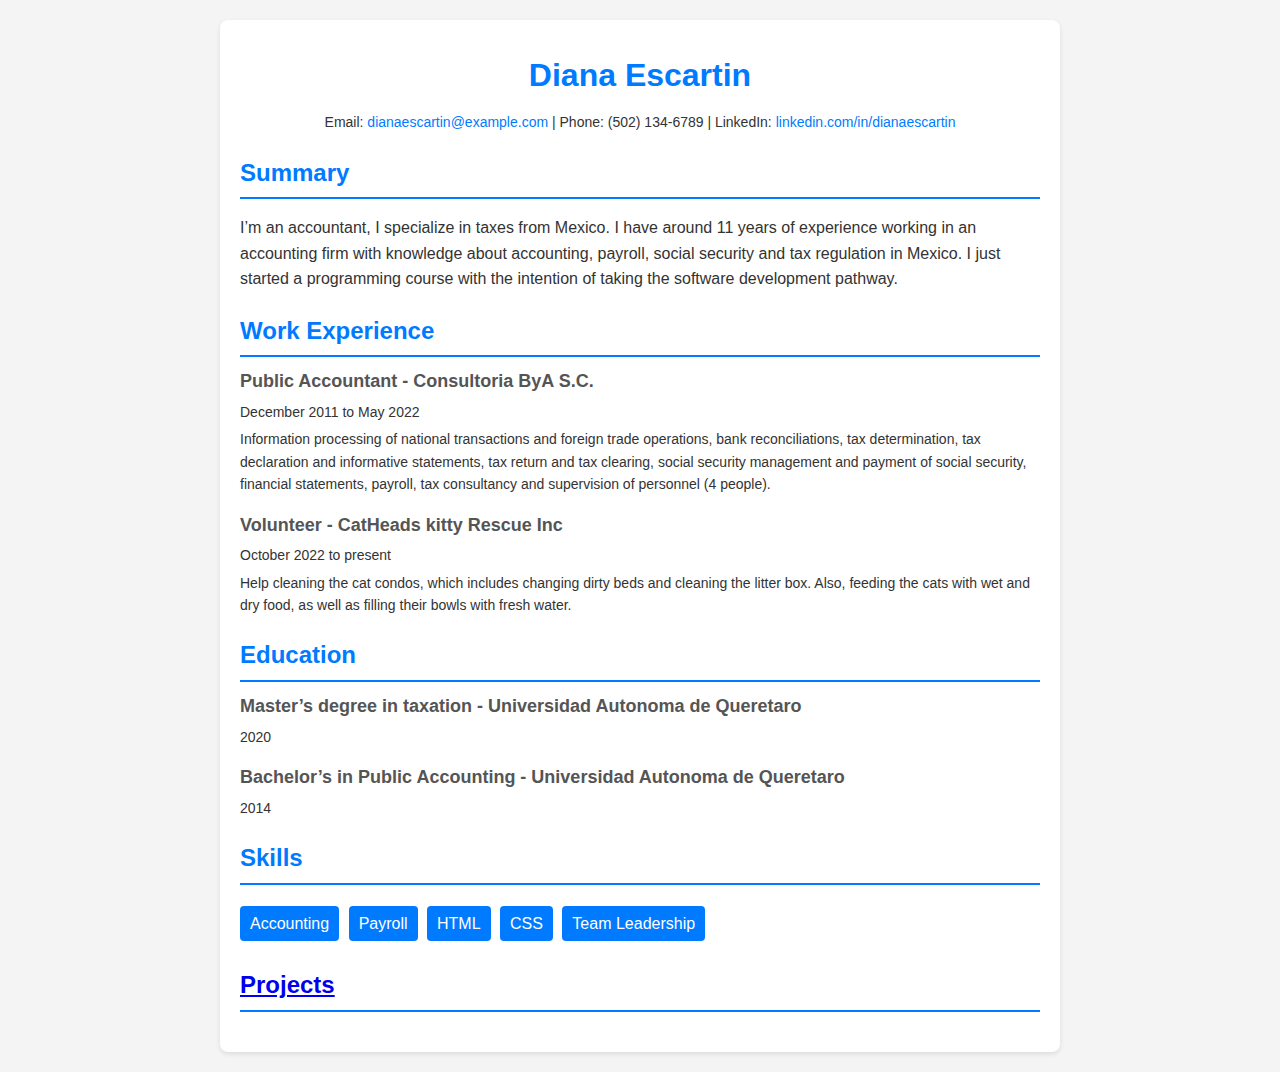
<file: index.html>
<!DOCTYPE html>
<html lang="en">
    <head>
        <meta charset="UTF-8" />
        <meta name="viewport" content="width=device-width, initial-scale=1.0" />
        <title>Resume Diana Escartin</title>
        <link rel="stylesheet" href="style.css">
    </head>

    <body>
        <main class="container">
            <section class="header">
                <h1>Diana Escartin</h1>
                <p class="contact">
                    Email:
                    <a href="mailto:dianaescartin@example.com"
                        >dianaescartin@example.com</a
                    >
                    | Phone: (502) 134-6789 | LinkedIn:
                    <a href="#">linkedin.com/in/dianaescartin</a>
                </p>
            </section>
            <section class="section">
                <h2>Summary</h2>
                <p>
                    I’m an accountant, I specialize in taxes from Mexico. 
                    I have around 11 years of experience working in an accounting firm 
                    with knowledge about accounting, payroll, social security and tax regulation in Mexico. 
                    I just started a programming course with the intention of taking 
                    the software development pathway.
                </p>
            </section>
            <section class="section">
                <h2>Work Experience</h2>
                <div class="item">
                    <h3>Public Accountant - Consultoria ByA S.C.</h3>
                    <p>December 2011 to May 2022</p>
                    <p>
                        Information processing of national transactions and foreign trade operations, 
                        bank reconciliations, tax determination, tax declaration and informative statements, 
                        tax return and tax clearing, social security management and payment of social security, 
                        financial statements, payroll, tax consultancy and supervision of personnel (4 people).
                    </p>
                </div>
                <div class="item">
                    <h3>Volunteer - CatHeads kitty Rescue Inc</h3>
                    <p>October 2022 to present</p>
                    <p>
                        Help cleaning the cat condos, which includes changing dirty beds and 
                        cleaning the litter box. Also, feeding the cats with wet and dry food, 
                        as well as filling their bowls with fresh water.
                    </p>
                </div>
            </section>
            <div class="section">
                <h2>Education</h2>
                <div class="item">
                    <h3>Master’s degree in taxation - Universidad Autonoma de Queretaro</h3>
                    <p>2020</p>
                </div>
                <div class="item">
                    <h3>Bachelor’s in Public Accounting - Universidad Autonoma de Queretaro</h3>
                    <p>2014</p>
                </div>
            </section>
            <section class="section">
                <h2>Skills</h2>
                <div class="skills">
                    <ul>
                        <li>Accounting</li>
                        <li>Payroll</li>
                        <li>HTML</li>
                        <li>CSS</li>
                        <li>Team Leadership</li>
                    </ul>
                </div>
            </section>
            <section class="section">
                <h2><a href="projects.html">Projects</a></h2>
            </section>
        </main>
    </body>
</html>
</file>
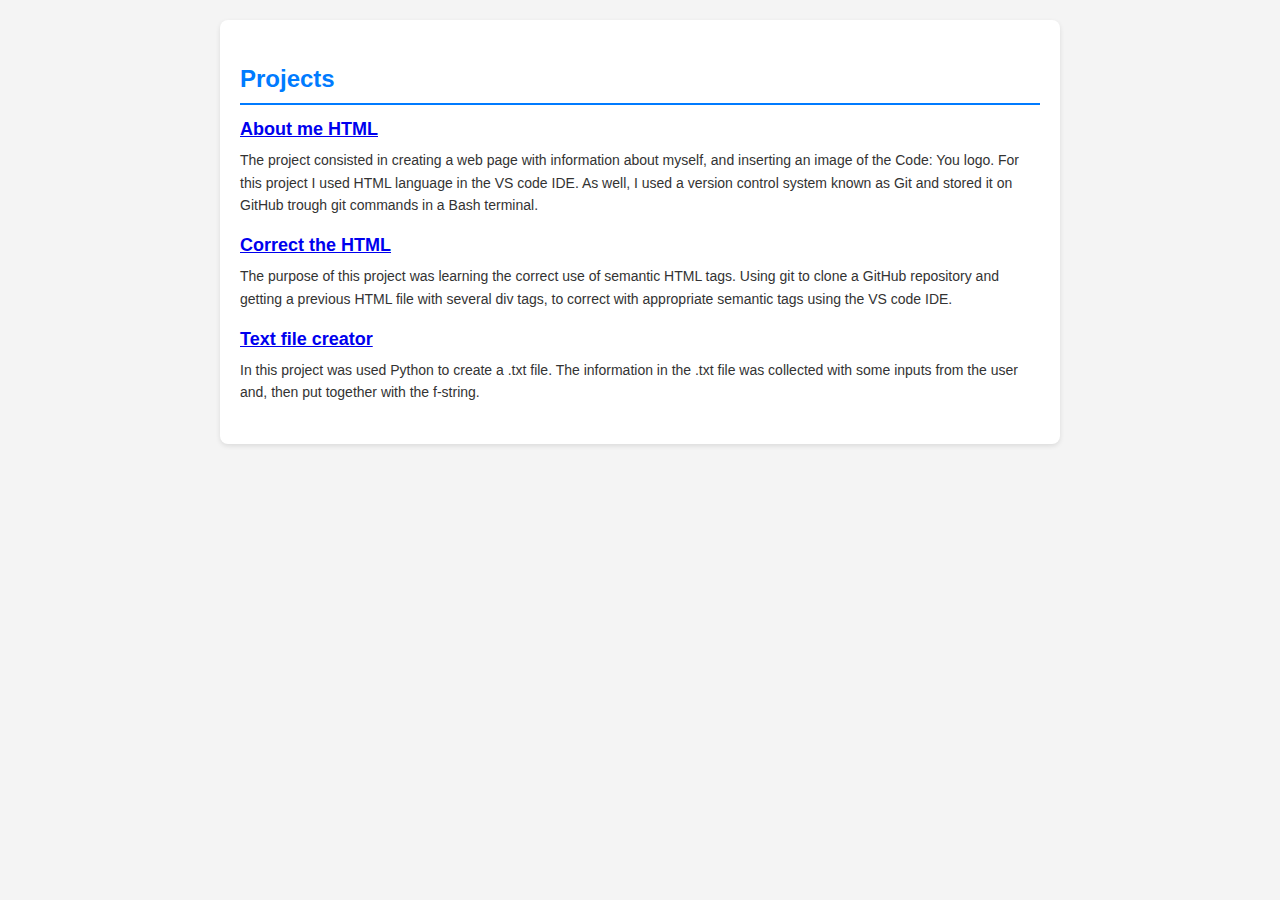
<file: projects.html>
<!DOCTYPE html>
<html lang="en">
<head>
    <meta charset="UTF-8">
    <meta name="viewport" content="width=device-width, initial-scale=1.0">
    <title>Resume Diana Escartin - Projects</title>
    <link rel="stylesheet" href="style.css">
</head>

<body>
    <main class="container">
        <section class="section">
            <h2>Projects</h2>
                <div class="item">
                    <h3><a href="https://github.com/Dianaxescartin/about-me-html">About me HTML</a></h3>
                    <p>
                        The project consisted in creating a web page with information about myself, 
                        and inserting an image of the Code: You logo. For this project I used HTML language 
                        in the VS code IDE. As well, I used a version control system known as Git and 
                        stored it on GitHub trough git commands in a Bash terminal.
                    </p>
                </div>
                <div class="item">
                    <h3><a href="https://github.com/Dianaxescartin/correct-the-html">Correct the HTML</a></h3>
                    <p>
                        The purpose of this project was learning the correct use of semantic HTML tags. 
                        Using git to clone a GitHub repository and getting a previous HTML file with 
                        several div tags, to correct with appropriate semantic tags using the VS code IDE.
                    </p>
                </div>
                <div class="item">
                    <h3><a href="https://github.com/Dianaxescartin/text_file_creator">Text file creator</a></h3>
                    <p>
                        In this project was used Python to create a .txt file. 
                        The information in the .txt file was collected with some inputs 
                        from the user and, then put together with the f-string.
                    </p>
                </div>
        </section>
    </main>
</body>
</html>
</file>
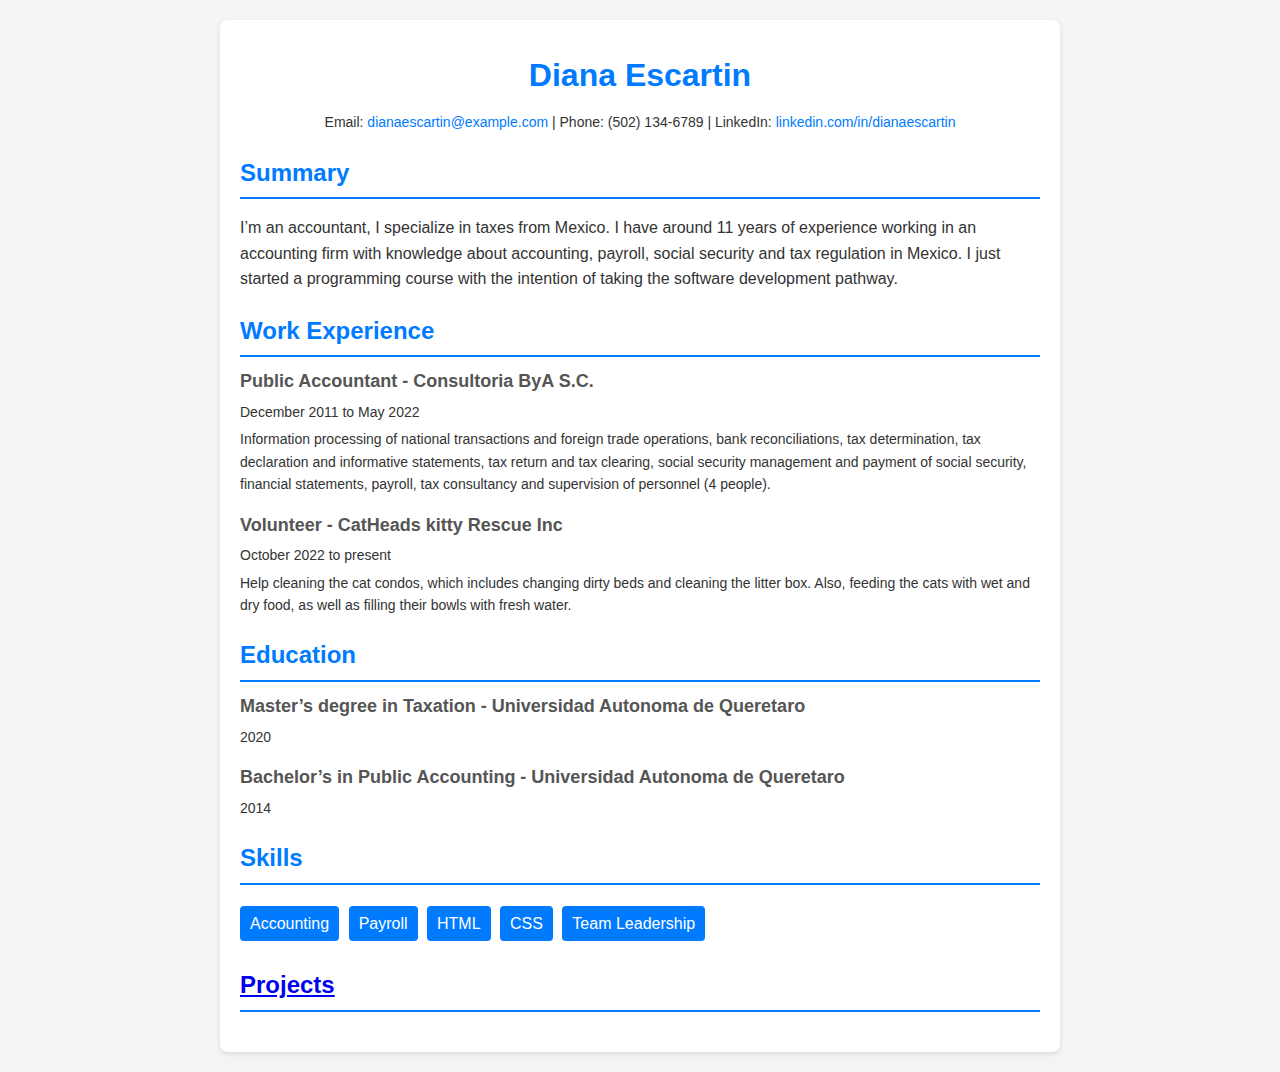
<file: resume.html>
<!DOCTYPE html>
<html lang="en">
    <head>
        <meta charset="UTF-8" />
        <meta name="viewport" content="width=device-width, initial-scale=1.0" />
        <title>Resume Diana Escartin</title>
        <link rel="stylesheet" href="./css/style.css">
    </head>

    <body>
        <main class="container">
            <section class="header">
                <h1>Diana Escartin</h1>
                <p class="contact">
                    Email:
                    <a href="mailto:dianaescartin@example.com"
                        >dianaescartin@example.com</a
                    >
                    | Phone: (502) 134-6789 | LinkedIn:
                    <a href="#">linkedin.com/in/dianaescartin</a>
                </p>
            </section>
            <section class="section">
                <h2>Summary</h2>
                <p>
                    I’m an accountant, I specialize in taxes from Mexico. 
                    I have around 11 years of experience working in an accounting firm 
                    with knowledge about accounting, payroll, social security and tax regulation in Mexico. 
                    I just started a programming course with the intention of taking 
                    the software development pathway.
                </p>
            </section>
            <section class="section">
                <h2>Work Experience</h2>
                <div class="item">
                    <h3>Public Accountant - Consultoria ByA S.C.</h3>
                    <p>December 2011 to May 2022</p>
                    <p>
                        Information processing of national transactions and foreign trade operations, 
                        bank reconciliations, tax determination, tax declaration and informative statements, 
                        tax return and tax clearing, social security management and payment of social security, 
                        financial statements, payroll, tax consultancy and supervision of personnel (4 people).
                    </p>
                </div>
                <div class="item">
                    <h3>Volunteer - CatHeads kitty Rescue Inc</h3>
                    <p>October 2022 to present</p>
                    <p>
                        Help cleaning the cat condos, which includes changing dirty beds and 
                        cleaning the litter box. Also, feeding the cats with wet and dry food, 
                        as well as filling their bowls with fresh water.
                    </p>
                </div>
            </section>
            <div class="section">
                <h2>Education</h2>
                <div class="item">
                    <h3>Master’s degree in Taxation - Universidad Autonoma de Queretaro</h3>
                    <p>2020</p>
                </div>
                <div class="item">
                    <h3>Bachelor’s in Public Accounting - Universidad Autonoma de Queretaro</h3>
                    <p>2014</p>
                </div>
            </section>
            <section class="section">
                <h2>Skills</h2>
                <div class="skills">
                    <ul>
                        <li>Accounting</li>
                        <li>Payroll</li>
                        <li>HTML</li>
                        <li>CSS</li>
                        <li>Team Leadership</li>
                    </ul>
                </div>
            </section>
            <section class="section">
                <h2><a href="projects.html">Projects</a></h2>
            </section>
        </main>
    </body>
</html>
</file>
<file: style.css>
/* styles.css */
body {
    font-family: Arial, sans-serif;
    line-height: 1.6;
    margin: 0;
    padding: 0;
    color: #333;
    background-color: #f4f4f4;
}
.container {
    max-width: 800px;
    margin: 20px auto;
    padding: 20px;
    background: #fff;
    border-radius: 8px;
    box-shadow: 0 2px 5px rgba(0, 0, 0, 0.1);
}
h1,
h2 {
    color: #007bff;
}
.header {
    text-align: center;
}
.header h1 {
    margin: 10px 0;
}
.contact {
    margin: 10px 0;
    font-size: 14px;
}
.contact a {
    color: #007bff;
    text-decoration: none;
}
.section {
    margin: 20px 0;
}
.section h2 {
    margin-bottom: 10px;
    border-bottom: 2px solid #007bff;
    padding-bottom: 5px;
}
.item {
    margin-bottom: 15px;
}
.item h3 {
    margin: 0;
    font-size: 18px;
    color: #555;
}
.item p {
    margin: 5px 0;
    font-size: 14px;
}
.skills ul {
    list-style: none;
    padding: 0;
}
.skills ul li {
    display: inline-block;
    background: #007bff;
    color: #fff;
    padding: 5px 10px;
    margin: 5px 5px 5px 0;
    border-radius: 4px;
}
</file>
<file: css/style.css>
/* styles.css */
body {
    font-family: Arial, sans-serif;
    line-height: 1.6;
    margin: 0;
    padding: 0;
    color: #333;
    background-color: #f4f4f4;
}
.container {
    max-width: 800px;
    margin: 20px auto;
    padding: 20px;
    background: #fff;
    border-radius: 8px;
    box-shadow: 0 2px 5px rgba(0, 0, 0, 0.1);
}
h1,
h2 {
    color: #007bff;
}
.header {
    text-align: center;
}
.header h1 {
    margin: 10px 0;
}
.contact {
    margin: 10px 0;
    font-size: 14px;
}
.contact a {
    color: #007bff;
    text-decoration: none;
}
.section {
    margin: 20px 0;
}
.section h2 {
    margin-bottom: 10px;
    border-bottom: 2px solid #007bff;
    padding-bottom: 5px;
}
.item {
    margin-bottom: 15px;
}
.item h3 {
    margin: 0;
    font-size: 18px;
    color: #555;
}
.item p {
    margin: 5px 0;
    font-size: 14px;
}
.skills ul {
    list-style: none;
    padding: 0;
}
.skills ul li {
    display: inline-block;
    background: #007bff;
    color: #fff;
    padding: 5px 10px;
    margin: 5px 5px 5px 0;
    border-radius: 4px;
}
</file>
